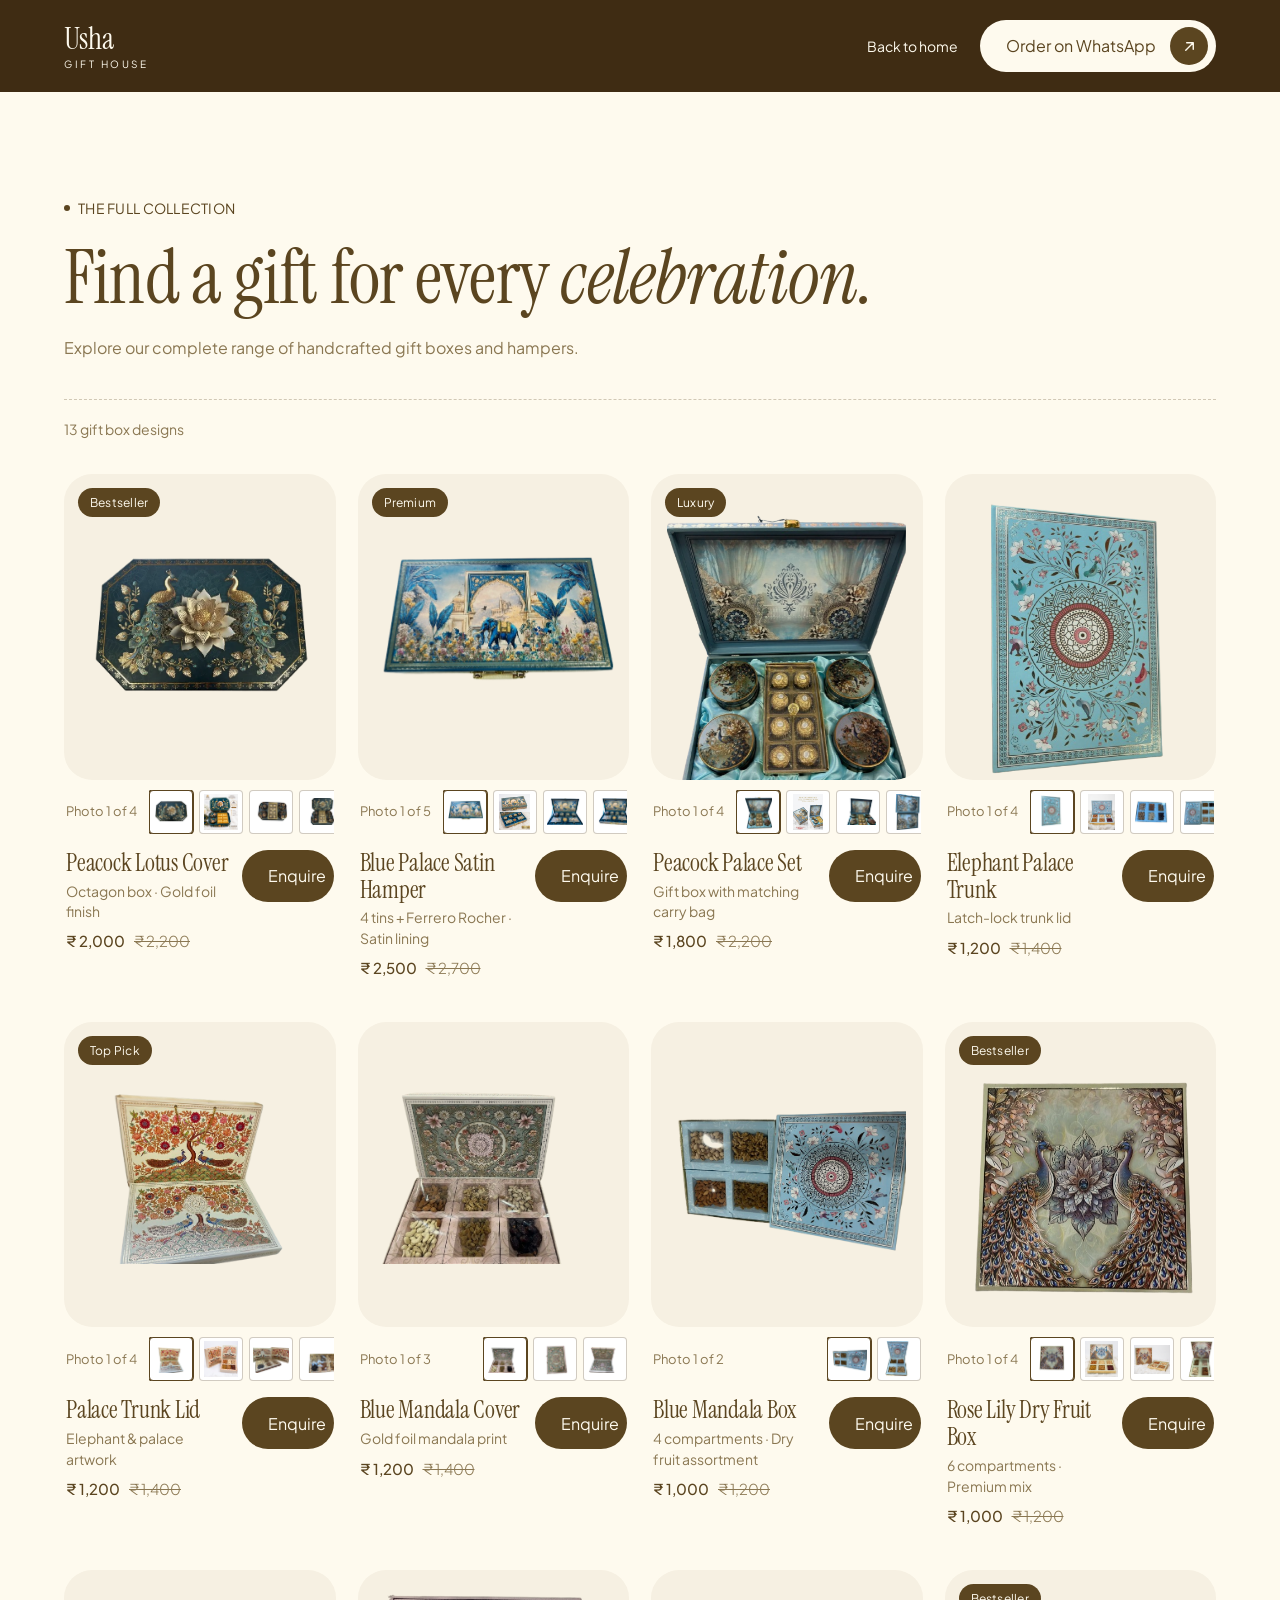
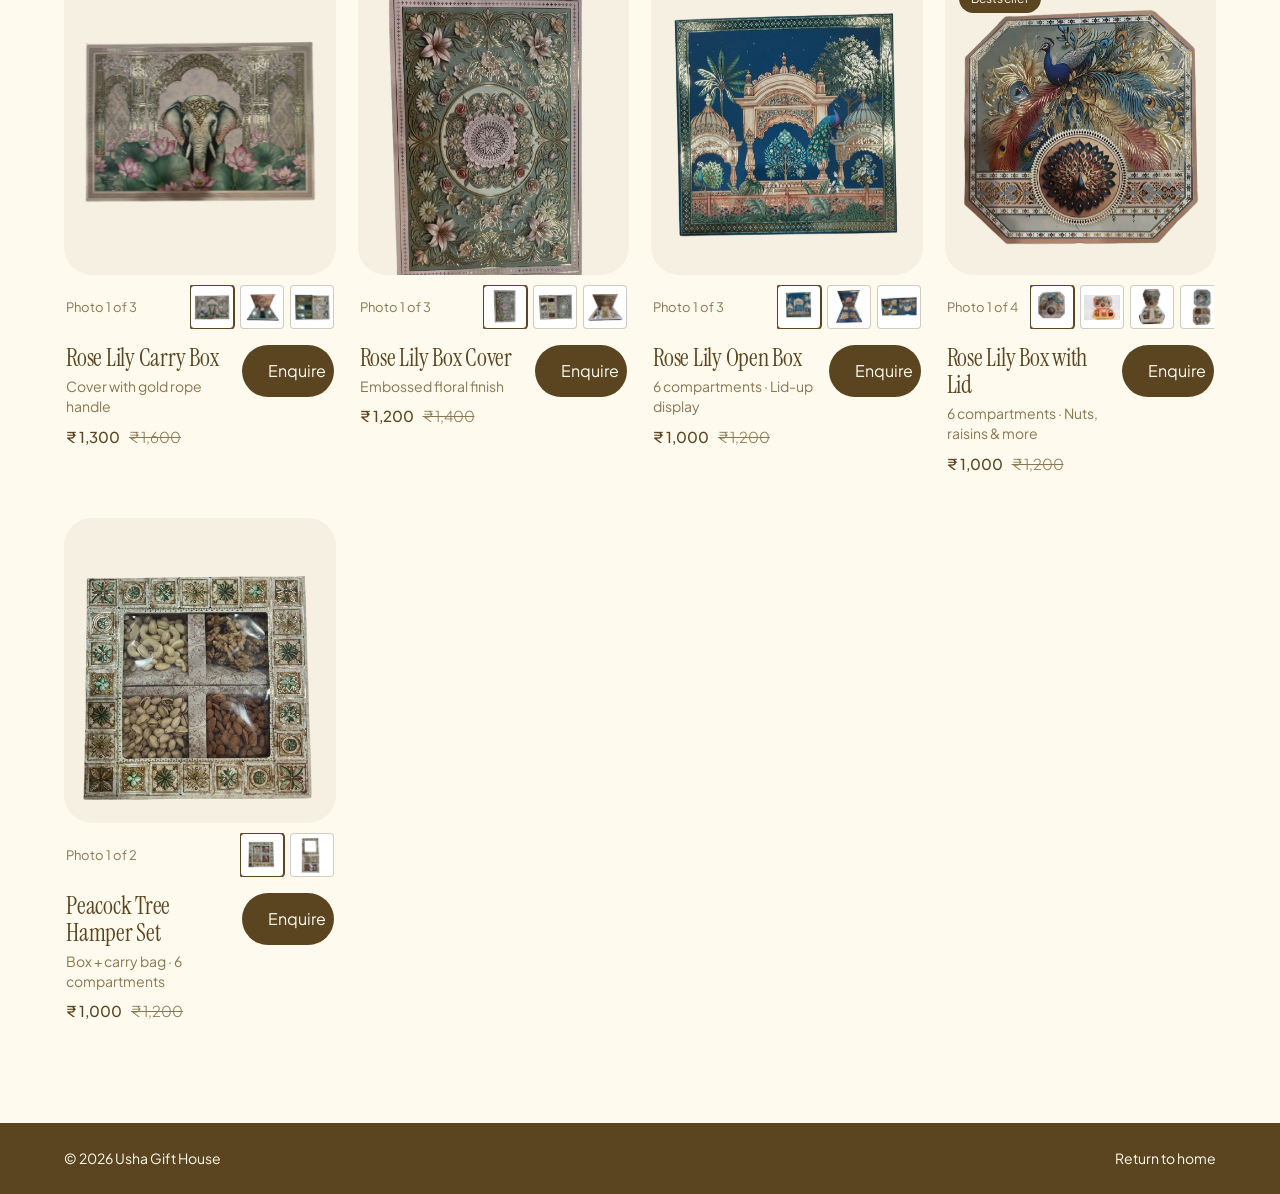
<file: collections.html>
<!DOCTYPE html>
<html lang="en">
<head>
<meta charset="utf-8">
<meta name="viewport" content="width=device-width, initial-scale=1, viewport-fit=cover">
<title>All Gift Box Designs | Usha Gift House</title>
<meta name="description" content="Explore all dry fruit gift boxes, festive hampers and premium gift designs from Usha Gift House.">
<link rel="preconnect" href="https://fonts.googleapis.com">
<link rel="preconnect" href="https://fonts.gstatic.com" crossorigin>
<link href="https://fonts.googleapis.com/css2?family=Instrument+Serif:ital@0;1&family=Plus+Jakarta+Sans:wght@300;400;500;600&display=swap" rel="stylesheet">
<link rel="stylesheet" href="style.css">
<style>
.catalog-header{background:var(--deep);color:var(--cream);padding:20px 0}
.catalog-header .wrap{display:flex;align-items:center;justify-content:space-between;gap:20px}
.catalog-brand{font-family:var(--serif);font-size:30px;line-height:1}
.catalog-brand small{display:block;font-family:var(--sans);font-size:10px;letter-spacing:.25em;margin-top:5px}
.catalog-actions{display:flex;align-items:center;gap:22px}
.catalog-back{font-size:14px}
.catalog-intro{padding-block:clamp(56px,8vw,100px) 38px}
.catalog-intro h1{max-width:850px;font-size:clamp(42px,6vw,76px)}
.catalog-intro p{margin-top:16px;color:var(--muted);font-size:16px}
.catalog-count{border-top:1px dashed var(--line);padding-top:18px;margin-bottom:34px;color:var(--muted);font-size:14px}
.catalog-grid{display:grid;grid-template-columns:repeat(4,minmax(0,1fr));gap:42px 22px;padding-bottom:100px}
.catalog-grid .gcard{min-width:0;flex:none}
.catalog-grid .gimg{aspect-ratio:4/4.5}
.catalog-grid .ginfo{gap:10px;padding-top:16px}
.catalog-grid .ginfo h3{font-size:24px;line-height:1.12}
.catalog-grid .ginfo p{font-size:14px;line-height:1.45}
.catalog-grid .wa{gap:6px}
.catalog-grid .wa a{width:34px;height:34px}
.catalog-footer{background:var(--brown);color:var(--cream);padding:24px 0;font-size:14px}
.catalog-footer .wrap{display:flex;justify-content:space-between;gap:16px;flex-wrap:wrap}
@media(max-width:1050px){.catalog-grid{grid-template-columns:repeat(3,minmax(0,1fr))}}
@media(max-width:720px){.catalog-grid{grid-template-columns:repeat(2,minmax(0,1fr));gap:30px 14px}.catalog-grid .ginfo{display:block}.catalog-grid .wa{margin-top:12px}.catalog-intro{padding-bottom:28px}}
@media(max-width:430px){.catalog-grid{grid-template-columns:1fr}.catalog-grid .ginfo{display:flex}.catalog-grid .wa{margin-top:4px}.catalog-actions .btn{display:none}}
</style>
</head>
<body>
<svg width="0" height="0" style="position:absolute" aria-hidden="true"><symbol id="arrow" viewBox="0 0 16 16"><path d="M4 12 12 4M5 4h7v7" fill="none" stroke="currentColor" stroke-width="1.5" stroke-linecap="round" stroke-linejoin="round"/></symbol></svg>
<header class="catalog-header">
  <div class="wrap">
    <a class="catalog-brand" href="index.html" aria-label="Usha Gift House home">Usha<small>GIFT HOUSE</small></a>
    <div class="catalog-actions">
      <a class="catalog-back" href="index.html#collections">Back to home</a>
      <a class="btn btn-light" data-wa href="#">Order on WhatsApp <span class="ic"><svg><use href="#arrow"/></svg></span></a>
    </div>
  </div>
</header>
<main>
  <section class="wrap catalog-intro">
    <span class="eyebrow">The full collection</span>
    <h1>Find a gift for every <em>celebration.</em></h1>
    <p>Explore our complete range of handcrafted gift boxes and hampers.</p>
  </section>
  <section class="wrap" aria-label="All gift box designs">
    <p class="catalog-count" id="catalogCount" aria-live="polite"></p>
    <div class="catalog-grid" id="catalogGrid"></div>
  </section>
</main>
<footer class="catalog-footer"><div class="wrap"><span>© 2026 Usha Gift House</span><a href="index.html">Return to home</a></div></footer>
<script>
(function(){
  var products=[
    ['Peacock Lotus Cover','a.webp','Octagon box · Gold foil finish','2,000','2,200','Bestseller','a'],
    ['Blue Palace Satin Hamper','b.png','4 tins + Ferrero Rocher · Satin lining','2,500','2,700','Premium','b'],
    ['Peacock Palace Set','c.png','Gift box with matching carry bag','1,800','2,200','Luxury','c'],
    ['Elephant Palace Trunk','d.png','Latch-lock trunk lid','1,200','1,400','','d'],
    ['Palace Trunk Lid','e.png','Elephant & palace artwork','1,200','1,400','Top Pick','e'],
    ['Blue Mandala Cover','f.png','Gold foil mandala print','1,200','1,400','','f'],
    ['Blue Mandala Box','g.png','4 compartments · Dry fruit assortment','1,000','1,200','','g'],
    ['Rose Lily Dry Fruit Box','h.png','6 compartments · Premium mix','1,000','1,200','Bestseller','h'],
    ['Rose Lily Carry Box','i.png','Cover with gold rope handle','1,300','1,600','','i'],
    ['Rose Lily Box Cover','j.png','Embossed floral finish','1,200','1,400','','j'],
    ['Rose Lily Open Box','k.png','6 compartments · Lid-up display','1,000','1,200','','k'],
    ['Rose Lily Box with Lid','l.png','6 compartments · Nuts, raisins & more','1,000','1,200','Bestseller','l'],
    ['Peacock Tree Hamper Set','m.png','Box + carry bag · 6 compartments','1,000','1,200','','m']
  ];
  var grid=document.getElementById('catalogGrid');
  var count=document.getElementById('catalogCount');
  var orderNumber='919152919136';
  document.getElementById('catalogCount').textContent=products.length+' gift box designs';
  products.forEach(function(product){
    var card=document.createElement('article');
    card.className='gcard';
    if(product[6])card.dataset.viewGroup=product[6];
    var imageBox=document.createElement('div');
    imageBox.className='gimg';
    if(product[5]){
      var badge=document.createElement('span');
      badge.className='gbadge';
      badge.textContent=product[5];
      imageBox.appendChild(badge);
    }
    if(product[1]){
      var image=document.createElement('img');
      image.src='images/'+product[1];
      image.alt=product[0]+' — '+product[2];
      image.loading='lazy';
      imageBox.appendChild(image);
    }
    var info=document.createElement('div');
    info.className='ginfo';
    var details=document.createElement('div');
    var title=document.createElement('h3');
    title.textContent=product[0];
    var description=document.createElement('p');
    description.textContent=product[2];
    var price=document.createElement('div');
    price.className='gprice';
    price.textContent='₹ '+product[3]+'  ';
    var oldPrice=document.createElement('s');
    oldPrice.textContent='₹ '+product[4];
    price.appendChild(oldPrice);
    details.append(title,description,price);
    var order=document.createElement('a');
    order.className='btn btn-dark catalog-order';
    order.textContent='Enquire';
    order.href='https://wa.me/'+orderNumber+'?text='+encodeURIComponent('Hello Usha Gift House, I am interested in: '+product[0]);
    order.target='_blank';
    order.rel='noopener';
    info.append(details,order);
    card.append(imageBox,info);
    grid.appendChild(card);
  });
  var generalOrder=document.querySelector('[data-wa]');
  generalOrder.href='https://wa.me/'+orderNumber+'?text='+encodeURIComponent('Hello Usha Gift House, I would like to order a gift box.');
  generalOrder.target='_blank';
  generalOrder.rel='noopener';
})();
</script>
<script src="product-gallery.js" defer></script>
</body>
</html>
</file>
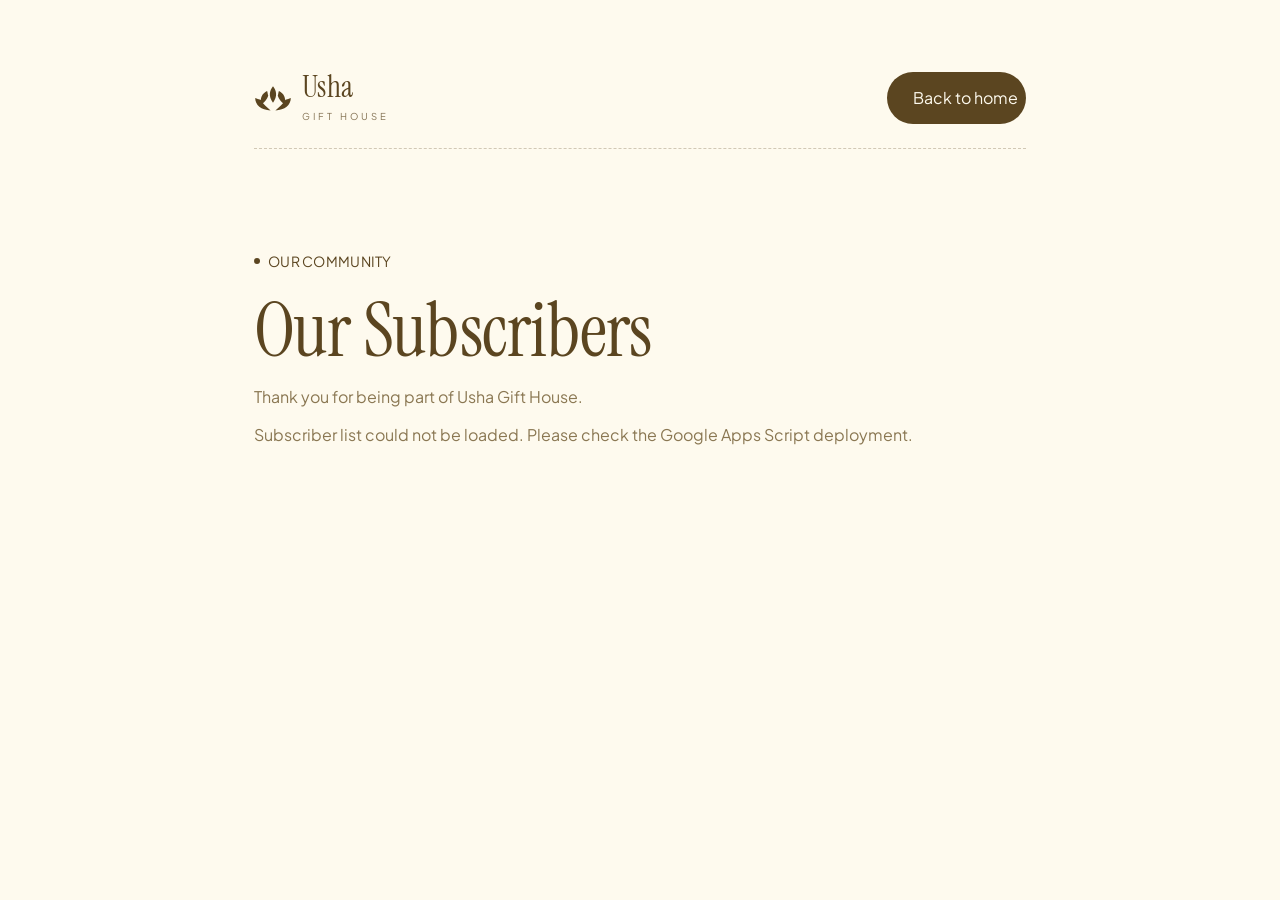
<file: subscribers.html>
<!DOCTYPE html>
<html lang="en">
<head>
  <meta charset="utf-8">
  <meta name="viewport" content="width=device-width, initial-scale=1, viewport-fit=cover">
  <title>Our Subscribers | Usha Gift House</title>
  <meta name="description" content="Meet the Usha Gift House community of subscribers.">
  <link rel="preconnect" href="https://fonts.googleapis.com">
  <link rel="preconnect" href="https://fonts.gstatic.com" crossorigin>
  <link href="https://fonts.googleapis.com/css2?family=Instrument+Serif:ital@0;1&family=Plus+Jakarta+Sans:wght@300;400;500;600&display=swap" rel="stylesheet">
  <link rel="stylesheet" href="style.css">
</head>
<body>
  <main class="subscriber-page">
    <div class="wrap">
      <header class="subscriber-page-top">
        <a class="logo" href="index.html" aria-label="Usha Gift House home">
          <svg viewBox="0 0 64 44" aria-hidden="true"><path fill="currentColor" d="M32 2C26 10 24 18 32 30c8-12 6-20 0-28ZM22 10c-8 4-13 12-9 22 5-3 9-8 11-14-1-3-1-6-2-8Zm20 0c-1 2-1 5-2 8 2 6 6 11 11 14 4-10-1-18-9-22ZM2 22c0 12 10 20 26 21C22 38 15 32 11 25 8 24 5 23 2 22Zm60 0c-3 1-6 2-9 3-4 7-11 13-17 18 16-1 26-9 26-21Z"/></svg>
          <div><span>Usha</span><small>GIFT HOUSE</small></div>
        </a>
        <a class="btn btn-dark" href="index.html">Back to home</a>
      </header>
      <section class="subscriber-page-main" aria-labelledby="subscriberHeading">
        <span class="eyebrow">Our community</span>
        <h1 id="subscriberHeading">Our Subscribers</h1>
        <p>Thank you for being part of Usha Gift House.</p>
        <p class="subscriber-status" id="subscriberStatus" role="status" aria-live="polite">Loading subscribers...</p>
        <ul class="subscriber-list" id="subscriberList" aria-label="Subscriber names"></ul>
      </section>
    </div>
  </main>
  <script src="subscribers.js" defer></script>
</body>
</html>
</file>
<file: style.css>
:root{
  --cream:#FEFAEE; --ivory:#F6F0E2; --beige:#D8C7A7; --brown:#5B4520; --deep:#3F2C13; --white:#fff;
  --ink:#5B4520; --muted:#8a7752; --line:rgba(91,69,32,.28);
  --serif:'Instrument Serif','Cormorant Garamond',Georgia,serif;
  --sans:'Plus Jakarta Sans',Inter,system-ui,sans-serif;
  --r:28px; --wrap:1280px; --pad:clamp(20px,5vw,104px);
  --bg:var(--cream); --fg:var(--ink);
}
@media (prefers-color-scheme:dark){ :root:not([data-theme="light"]){ color-scheme:light } }
*{box-sizing:border-box;margin:0;padding:0}
html{scroll-behavior:smooth;scroll-padding-top:84px}
body{font-family:var(--sans);background:var(--cream);color:var(--ink);line-height:1.6;-webkit-font-smoothing:antialiased;overflow-x:hidden}
img{max-width:100%;display:block}
a{color:inherit;text-decoration:none}
button{font:inherit;color:inherit;background:none;border:0;cursor:pointer}
:focus-visible{outline:2px solid var(--beige);outline-offset:3px}
.wrap{max-width:calc(var(--wrap) + var(--pad)*2);margin:0 auto;padding-inline:var(--pad)}
h1,h2,h3{font-family:var(--serif);font-weight:400;line-height:1.08;letter-spacing:-.01em}
h1{font-size:clamp(46px,7vw,104px)}
h2{font-size:clamp(34px,4.6vw,64px)}
em{font-style:italic}
.eyebrow{display:inline-flex;align-items:center;gap:8px;font-size:14px;text-transform:uppercase;letter-spacing:.02em;margin-bottom:18px}
.eyebrow::before{content:"";width:6px;height:6px;border-radius:50%;background:currentColor}
.center{text-align:center}
section{position:relative}
.sec{padding-block:clamp(64px,9vw,128px)}

/* Buttons */
.btn{display:inline-flex;align-items:center;gap:14px;height:52px;padding:0 8px 0 26px;border-radius:999px;font-size:16px;font-weight:400;transition:background .35s,color .35s,border-color .35s,transform .35s;white-space:nowrap}
.btn .ic{width:38px;height:38px;border-radius:50%;display:grid;place-items:center;transition:transform .4s cubic-bezier(.2,.7,.2,1)}
.btn .ic svg{width:15px;height:15px}
.btn:hover .ic{transform:rotate(45deg)}
.btn-dark{background:var(--brown);color:var(--cream)}
.btn-dark .ic{background:var(--cream);color:var(--brown)}
.btn-dark:hover{background:var(--deep)}
.btn-light{background:var(--cream);color:var(--brown)}
.btn-light .ic{background:var(--brown);color:var(--cream)}
.btn-light:hover{background:#fff}
.btn-outline{padding:0 26px;border:1px solid rgba(254,250,238,.7);color:var(--cream)}
.btn-outline:hover{background:var(--cream);color:var(--brown)}
.btn-outline.dk{border-color:var(--brown);color:var(--brown)}
.btn-outline.dk:hover{background:var(--brown);color:var(--cream)}
.btn-plain{padding:0 28px;justify-content:center}

/* Header */
.hdr{position:fixed;inset:0 0 auto 0;z-index:50;transition:background .4s,padding .4s,transform .4s;padding:22px 0;padding-top:calc(22px + env(safe-area-inset-top,0px))}
.hdr.solid{background:rgba(63,44,19,.96);padding-block:12px;padding-top:calc(12px + env(safe-area-inset-top,0px));backdrop-filter:blur(8px)}
.hdr .wrap{display:flex;align-items:center;justify-content:space-between;gap:24px}
.logo{display:flex;align-items:center;gap:10px;color:var(--cream)}
.logo svg{width:38px;height:auto}
.logo span{font-family:var(--serif);font-size:30px;line-height:1;letter-spacing:.01em;white-space:nowrap}
.logo small{display:block;font-family:var(--sans);font-size:9.5px;letter-spacing:.32em;margin-top:5px;opacity:.75}
.nav{display:flex;gap:34px;color:var(--cream);font-size:15px}
.nav a{position:relative;padding:4px 0}
.nav a::after{content:"";position:absolute;left:0;bottom:0;height:1px;width:100%;background:currentColor;transform:scaleX(0);transform-origin:right;transition:transform .4s}
.nav a:hover::after,.nav a.on::after{transform:scaleX(1);transform-origin:left}
.hdr .btn{height:46px}
.hdr .btn .ic{width:32px;height:32px}
.burger{display:none;width:44px;height:44px;border:1px solid rgba(254,250,238,.5);border-radius:50%;color:var(--cream);place-items:center}
.burger span{display:block;width:18px;height:1.5px;background:currentColor;position:relative;transition:.3s}
.burger span::before,.burger span::after{content:"";position:absolute;left:0;width:18px;height:1.5px;background:currentColor;transition:.3s}
.burger span::before{top:-6px}.burger span::after{top:6px}
.burger[aria-expanded="true"] span{background:transparent}
.burger[aria-expanded="true"] span::before{top:0;transform:rotate(45deg)}
.burger[aria-expanded="true"] span::after{top:0;transform:rotate(-45deg)}
.mmenu{position:fixed;inset:0;z-index:40;background:var(--deep);color:var(--cream);display:flex;flex-direction:column;justify-content:center;gap:6px;padding:100px var(--pad) 40px;opacity:0;visibility:hidden;transform:translateY(-12px);transition:.45s cubic-bezier(.2,.7,.2,1)}
.mmenu.open{opacity:1;visibility:visible;transform:none}
.mmenu a.l{font-family:var(--serif);font-size:44px;line-height:1.25;border-bottom:1px solid rgba(254,250,238,.15);padding:6px 0}
.mmenu .btn{margin-top:28px;align-self:flex-start}

/* Hero */
.hero{background:var(--deep);color:var(--cream);min-height:100svh;display:flex;align-items:center;padding:130px 0 70px;overflow:hidden}
.hero .wrap{display:grid;grid-template-columns:1.05fr .95fr;gap:clamp(30px,5vw,80px);align-items:center;width:100%}
.hero .eyebrow{color:var(--beige)}
.hero h1{margin-bottom:26px}
.hero h1 .ln{display:block;overflow:hidden;padding-bottom:.08em}
.hero h1 .ln>span{display:block;transform:translateY(105%);animation:up 1.1s cubic-bezier(.2,.7,.2,1) forwards}
.hero h1 .ln:nth-child(2)>span{animation-delay:.14s}
.hero p.lead{max-width:520px;font-size:17px;color:rgba(254,250,238,.82);margin-bottom:38px;opacity:0;animation:fade 1s .5s forwards}
.hero .cta{display:flex;flex-wrap:wrap;gap:14px;opacity:0;animation:fade 1s .7s forwards}
.hero .eyebrow{opacity:0;animation:fade 1s .1s forwards}
@keyframes up{to{transform:none}}
@keyframes fade{to{opacity:1}}
.hero-art{position:relative;opacity:0;animation:fade 1.4s .3s forwards}
.hero-panel{background:var(--ivory);border:3px solid #8E6F3D;border-radius:36px;aspect-ratio:1/1.02;display:grid;place-items:center;padding:6%;overflow:hidden;box-shadow:0 14px 30px rgba(63,44,19,.16);transition:transform .5s cubic-bezier(.2,.7,.2,1),box-shadow .5s cubic-bezier(.2,.7,.2,1)}
.hero-panel:hover{transform:translateY(-8px);box-shadow:0 24px 38px rgba(63,44,19,.22)}
.hero-panel img{width:100%;max-height:calc(100% - 4px);padding:8px;border:2px solid rgba(91,69,32,.55);border-radius:8px;background:var(--cream);object-fit:contain;rotate:-.5deg;translate:0 -12px;will-change:transform}
.hero-tag{position:absolute;left:-22px;bottom:34px;background:var(--cream);color:var(--brown);border-radius:20px;padding:14px 20px;display:flex;align-items:center;gap:12px;font-size:14px;line-height:1.3}
.hero-tag b{font-family:var(--serif);font-weight:400;font-size:32px;line-height:1}

/* Marquee */
.trust{padding:38px 0 46px;border-bottom:0}
.trust p{text-align:center;font-size:17px;margin-bottom:26px}
.mq{overflow:hidden;-webkit-mask:linear-gradient(90deg,transparent,#000 8%,#000 92%,transparent);mask:linear-gradient(90deg,transparent,#000 8%,#000 92%,transparent)}
.mq-track{display:flex;width:max-content;animation:mq 40s linear infinite}
.mq:hover .mq-track{animation-play-state:paused}
.mq-track>div{display:flex;flex-shrink:0}
.mq-item{display:flex;align-items:center;gap:12px;padding:0 44px;color:#b3a48a;font-weight:600;font-size:22px;white-space:nowrap}
.mq-item svg{width:30px;height:30px}
@keyframes mq{to{transform:translateX(-50%)}}
.divider{border:0;border-top:1px dashed var(--line);max-width:calc(var(--wrap));margin:0 auto}

/* Collections */
.col-head{display:flex;justify-content:space-between;align-items:flex-end;gap:24px;margin-bottom:44px;flex-wrap:wrap}
.collection-grid{display:grid;grid-template-columns:repeat(4,minmax(0,1fr));gap:24px}
.collection-tools{display:flex;align-items:center;gap:10px}
.collection-grid{display:flex;align-items:flex-start;gap:12px;height:min(535px,72vh);overflow-x:auto;overflow-y:hidden;scroll-snap-type:x mandatory;scrollbar-width:thin;scrollbar-color:var(--beige) transparent;padding:0 2px 12px}
.collection-grid::-webkit-scrollbar{height:8px}
.collection-grid::-webkit-scrollbar-thumb{background:var(--beige);border-radius:4px}
.collection-product{position:relative;isolation:isolate;flex:0 0 280px;min-width:0;height:min(400px,54vh);overflow:hidden;scroll-snap-align:start;border-radius:var(--r);background:var(--beige);color:#fff;cursor:pointer;transition:flex-basis .55s cubic-bezier(.2,.7,.2,1),height .55s cubic-bezier(.2,.7,.2,1)}
.collection-product:hover,.collection-product:focus-visible,.collection-product.on{flex-basis:405px;height:min(525px,72vh)}
.collection-product>img{position:absolute;inset:0;width:100%;height:100%;object-fit:contain;padding:10% 8% 28%;transition:transform .6s cubic-bezier(.2,.7,.2,1)}
.collection-product::after{content:"";position:absolute;inset:35% 0 0;z-index:1;background:linear-gradient(to bottom,transparent,rgba(63,44,19,.88) 48%,rgba(63,44,19,.96))}
.collection-copy{position:absolute;z-index:2;left:0;right:0;bottom:0;padding:22px}
.collection-copy h3{font-size:27px;line-height:1.1}
.collection-copy p{max-height:0;overflow:hidden;opacity:0;font-size:14px;line-height:1.5;color:rgba(255,255,255,.9);margin-top:0;transition:max-height .45s,opacity .3s,margin .3s}
.collection-product:hover .collection-copy p,.collection-product:focus-visible .collection-copy p,.collection-product.on .collection-copy p{max-height:90px;opacity:1;margin-top:9px}
.collection-product:hover>img,.collection-product:focus-visible>img,.collection-product.on>img{transform:scale(1.03)}
.collection-copy .includes{color:#fff;padding-top:9px;border-top:1px solid rgba(255,255,255,.45)}
.collection-copy .includes b{font-weight:600}

/* About */
.about .wrap{display:grid;grid-template-columns:.9fr 1fr;gap:clamp(30px,5vw,60px);align-items:start}
.about-img{border-radius:var(--r);background:var(--ivory);overflow:hidden;aspect-ratio:1/1.12;padding:20px;display:grid;place-items:center}
.about-img img{width:100%;height:100%;object-fit:contain;padding:8px;border:2px solid rgba(91,69,32,.55);border-radius:8px;background:var(--cream);mix-blend-mode:multiply;transition:transform 1.4s cubic-bezier(.2,.7,.2,1)}
.about-img:hover img{transform:scale(1.02)}
.about h2{font-size:clamp(28px,3.4vw,48px);line-height:1.32;margin:6px 0 34px}
.stats{display:flex;flex-wrap:wrap;gap:34px 56px;margin-top:68px}
.stat b{display:block;font-family:var(--serif);font-weight:400;font-size:clamp(52px,6vw,84px);line-height:1}
.stat span{display:block;font-size:16px;margin-top:10px;max-width:160px;line-height:1.4}

/* Process */
.dark{background:var(--brown);color:var(--cream)}
.process h2{margin-bottom:76px}
.steps{max-width:960px;margin:0 auto;display:flex;flex-direction:column;gap:70px;position:relative}
.step{display:grid;grid-template-columns:375px 52px 1fr;gap:0 30px;align-items:start;position:relative}
.step-img{aspect-ratio:375/218;border-radius:28px;overflow:hidden;background:var(--ivory);display:grid;place-items:center}
.step-img img{width:100%;height:100%;object-fit:contain;padding:5%;mix-blend-mode:multiply}
.step-num{position:relative;width:52px;height:52px;border-radius:50%;background:rgba(254,250,238,.45);display:grid;place-items:center;z-index:2}
.step-num i{width:34px;height:34px;border-radius:50%;background:var(--cream);color:var(--brown);display:grid;place-items:center;font-style:normal;font-size:16px}
.step:not(:last-child) .step-num::after{content:"";position:absolute;top:52px;left:50%;width:2px;height:calc(100% + 380px);height:calc(218px + 70px - 52px + 0px);background:var(--cream);transform:translateX(-50%) scaleY(0);transform-origin:top;transition:transform 1.1s .3s cubic-bezier(.2,.7,.2,1)}
.step.in .step-num::after{transform:translateX(-50%) scaleY(1)}
.step h3{font-size:32px;margin-bottom:12px;padding-top:4px}
.step p{font-size:17px;max-width:380px;color:rgba(254,250,238,.9)}

/* Gallery carousel (replaces therapists) */
.gal-head{display:flex;justify-content:space-between;align-items:flex-end;gap:24px;margin-bottom:48px;flex-wrap:wrap}
.gal-head h2{max-width:780px}
.gal-tools{display:flex;gap:12px;align-items:center}
.arrow{width:52px;height:52px;border-radius:50%;border:1px solid var(--brown);display:grid;place-items:center;transition:.3s}
.arrow:hover{background:var(--brown);color:var(--cream)}
.arrow svg{width:18px}
.rail{display:flex;gap:26px;overflow-x:auto;scroll-snap-type:x mandatory;scroll-padding-inline:var(--pad);padding:0 var(--pad) 12px;scrollbar-width:none;cursor:grab;-webkit-overflow-scrolling:touch}
.rail::-webkit-scrollbar{display:none}
.rail.drag{cursor:grabbing;scroll-snap-type:none;scroll-behavior:auto}
.gcard{flex:0 0 clamp(260px,29vw,437px);scroll-snap-align:start}
.gimg{aspect-ratio:437/500;border-radius:var(--r);background:var(--ivory);overflow:hidden;display:grid;place-items:center;position:relative}
.gimg img{width:100%;height:100%;object-fit:contain;padding:6%;mix-blend-mode:multiply;transition:transform .9s cubic-bezier(.2,.7,.2,1);user-select:none;-webkit-user-drag:none}
.gcard:hover .gimg img{transform:scale(1.06)}
.product-views{display:flex;align-items:center;justify-content:space-between;gap:12px;padding:10px 2px 0}
.view-count{font-size:13px;color:var(--muted);white-space:nowrap}
.view-thumbnails{display:flex;gap:6px;overflow-x:auto;scrollbar-width:none}
.view-thumbnails::-webkit-scrollbar{display:none}
.view-thumb{width:44px;height:44px;flex:0 0 44px;padding:3px;border:1px solid var(--line);border-radius:4px;background:#fff;overflow:hidden}
.view-thumb[aria-pressed="true"]{border-color:var(--brown);box-shadow:0 0 0 1px var(--brown)}
.view-thumb img{width:100%;height:100%;object-fit:contain}
.gbadge{position:absolute;left:14px;top:14px;background:var(--brown);color:var(--cream);font-size:12px;padding:5px 12px;border-radius:99px;letter-spacing:.02em}
.ginfo{display:flex;justify-content:space-between;align-items:flex-start;gap:14px;padding:22px 2px 0}
.ginfo h3{font-size:28px}
.ginfo p{font-size:15px;color:var(--muted);margin-top:4px}
.gprice{font-size:15px;margin-top:8px;font-weight:500}
.gprice s{color:var(--muted);font-weight:300;margin-left:6px}
.wa{flex:0 0 auto;display:flex;gap:8px;margin-top:4px}
.wa a{width:36px;height:36px;border-radius:50%;border:1px solid var(--brown);display:grid;place-items:center;transition:.3s}
.wa a:hover{background:var(--brown);color:var(--cream)}
.wa svg{width:16px;height:16px}

/* Testimonials */
.testi h2{margin-bottom:64px}
.tgrid{display:grid;grid-template-columns:repeat(3,1fr);gap:24px;align-items:start}
.tc{border-radius:28px;padding:30px;background:#fff;color:var(--brown);display:flex;flex-direction:column;min-height:330px;transition:transform .5s cubic-bezier(.2,.7,.2,1)}
.tc:hover{transform:translateY(-6px)}
.tc.b{background:#F1EBE3}
.tc.b:nth-child(5){background:#EDE6DA}
.tc.b:nth-child(6){background:#E8DFD2}
.stars{display:flex;align-items:center;gap:4px;margin-bottom:22px;font-size:14px}
.stars svg{width:22px;height:22px;fill:var(--brown)}
.stars span{margin-left:10px}
.tc blockquote{font-size:16.5px;line-height:1.6;flex:1}
.tc hr{border:0;border-top:1px dashed var(--line);margin:26px 0}
.who{display:flex;align-items:center;gap:14px}
.av{width:56px;height:56px;border-radius:50%;background:var(--beige);display:grid;place-items:center;font-family:var(--serif);font-size:24px;flex:0 0 auto}
.who b{display:block;font-family:var(--serif);font-weight:400;font-size:24px;line-height:1.1}
.who span{font-size:14px;color:var(--muted)}
.review-form-section{border-bottom:1px dashed var(--line)}
.review-form-wrap{display:grid;grid-template-columns:.8fr 1fr;gap:clamp(32px,7vw,100px);align-items:start}
.review-form-wrap h2{max-width:480px}
.review-form-wrap>div>p{margin-top:16px;color:var(--muted)}
.review-form{display:grid;gap:10px}
.review-form label{font-size:14px;font-weight:500;margin-top:8px}
.review-form input,.review-form select,.review-form textarea{width:100%;border:1px solid var(--line);border-radius:8px;background:#fff;color:var(--ink);padding:13px 15px;font:inherit}
.review-form textarea{resize:vertical;min-height:120px}
.review-form .btn{justify-self:start;margin-top:10px}
.review-form-status{min-height:24px;color:var(--muted);font-size:14px}

/* Announcement */
.ann{background:var(--brown);color:var(--cream);overflow:hidden;padding:26px 0}
.ann-track{display:flex;width:max-content;animation:mq 30s linear infinite}
.ann-track>div{display:flex;align-items:center;flex-shrink:0}
.ann-track span{font-family:var(--serif);font-size:clamp(28px,3vw,40px);text-transform:uppercase;white-space:nowrap;padding:0 36px}
.ann-track svg{width:22px;height:22px;fill:var(--cream);flex:0 0 auto}

/* FAQ */
.faq .wrap{display:grid;grid-template-columns:.75fr 1fr;gap:clamp(30px,5vw,70px);align-items:start}
.faq h2{max-width:420px}
.acc{display:flex;flex-direction:column;gap:14px}
.qi{border:1px dashed var(--line);border-radius:26px;transition:background .4s,border-color .4s}
.qi.open{background:#fff}
.qi button{width:100%;display:flex;justify-content:space-between;align-items:center;gap:20px;text-align:left;padding:24px 26px;font-family:var(--serif);font-size:clamp(20px,1.9vw,25px);line-height:1.25}
.qi .pm{position:relative;width:20px;height:20px;flex:0 0 auto;transition:transform .45s}
.qi .pm::before,.qi .pm::after{content:"";position:absolute;left:0;top:50%;width:100%;height:1.5px;background:var(--brown);transition:transform .45s}
.qi .pm::after{transform:rotate(90deg)}
.qi.open .pm{transform:rotate(45deg)}
.qa{display:grid;grid-template-rows:0fr;transition:grid-template-rows .5s cubic-bezier(.2,.7,.2,1)}
.qi.open .qa{grid-template-rows:1fr}
.qa>div{overflow:hidden}
.qa p{padding:0 26px 26px;color:var(--muted);font-size:16px;max-width:620px}

/* Final CTA */
.fcta{padding:clamp(70px,10vw,150px) 0;background:var(--ctabg) center/cover no-repeat var(--beige);background-blend-mode:multiply;position:relative;isolation:isolate}
.fcta-card{max-width:800px;margin:0 auto;background:#fff;border-radius:34px;padding:clamp(40px,7vw,90px) clamp(24px,6vw,80px);text-align:center;border:1px solid rgba(91,69,32,.1)}
.fcta-card h2{margin-bottom:34px;max-width:620px;margin-inline:auto}
.fcta-card .row{display:flex;flex-wrap:wrap;gap:12px;justify-content:center}

/* Footer */
.subscriber-page{min-height:100vh;padding:clamp(28px,6vw,72px) 0}
.subscriber-page .wrap{max-width:900px}
.subscriber-page-top{display:flex;justify-content:space-between;align-items:center;gap:24px;border-bottom:1px dashed var(--line);padding-bottom:24px}
.subscriber-page-top .logo{color:var(--brown)}
.subscriber-page-main{padding-top:clamp(48px,8vw,96px)}
.subscriber-page-main h1{font-size:clamp(42px,7vw,76px)}
.subscriber-page-main>p{margin-top:12px;color:var(--muted)}
.subscriber-status{margin-top:36px;color:var(--muted)}
.subscriber-list{display:grid;grid-template-columns:repeat(3,minmax(0,1fr));gap:12px;list-style:none;margin-top:24px}
.subscriber-list li{padding:16px 18px;border:1px solid var(--line);border-radius:8px;background:var(--ivory);overflow-wrap:anywhere}
.foot{background:var(--brown);color:var(--cream);font-size:16px}
.foot .top{display:grid;grid-template-columns:1fr 1fr;border-bottom:1px dashed rgba(254,250,238,.35);border-top:1px dashed rgba(254,250,238,.35)}
.foot .top>div{padding:34px 0}
.foot .top .r{padding-left:22px;border-left:1px dashed rgba(254,250,238,.35)}
.foot .logo span{font-size:40px}.foot .logo svg{width:48px}
.nl{display:grid;grid-template-columns:minmax(110px,.7fr) minmax(180px,1.3fr) auto auto;gap:10px;align-items:center}
.nl input{width:100%;min-width:0;height:48px;border-radius:99px;border:1px solid rgba(254,250,238,.45);background:transparent;color:var(--cream);padding:0 18px;font:inherit;font-size:15px}
.nl input::placeholder{color:rgba(254,250,238,.8)}
.nl button{height:42px;padding:0 17px;border-radius:99px;background:#fff;color:var(--brown);font-size:14px;transition:.3s;white-space:nowrap}
.nl button:hover{background:var(--beige)}
.nl-subscribers{height:42px;padding:0 14px;border:1px solid rgba(254,250,238,.55);border-radius:99px;display:inline-flex;align-items:center;justify-content:center;color:var(--cream);font-size:14px;white-space:nowrap;transition:background .3s,color .3s}
.nl-subscribers:hover{background:var(--cream);color:var(--brown)}
.nl-msg{font-size:14px;margin-top:10px;min-height:20px;color:var(--beige)}
.foot .cols{display:grid;grid-template-columns:1.5fr 1fr;padding:54px 0 60px}
.foot .lcols{display:grid;grid-template-columns:repeat(3,1fr);gap:24px;padding-right:30px}
.foot .rcols{display:grid;grid-template-columns:1fr 1fr;gap:44px 30px;padding-left:22px;border-left:1px dashed rgba(254,250,238,.35)}
.foot h4{font-family:var(--serif);font-weight:400;font-size:18px;text-transform:uppercase;margin-bottom:22px;letter-spacing:.01em}
.foot li{list-style:none;margin-bottom:14px}
.foot li a{transition:opacity .3s}
.foot li a:hover{opacity:.6}
.foot address{font-style:normal;line-height:1.6}
.foot .bar{display:flex;justify-content:space-between;gap:16px;flex-wrap:wrap;border-top:1px dashed rgba(254,250,238,.35);padding:22px 0 26px;font-size:15px}

/* reveal */
.rv{opacity:0;transform:translateY(26px);transition:opacity 1s cubic-bezier(.2,.7,.2,1),transform 1s cubic-bezier(.2,.7,.2,1)}
.rv.in{opacity:1;transform:none}
.about-img.rv{transition:opacity 1s cubic-bezier(.2,.7,.2,1),transform .5s cubic-bezier(.2,.7,.2,1),box-shadow .5s cubic-bezier(.2,.7,.2,1)}
.about-img.rv.in{box-shadow:0 14px 30px rgba(63,44,19,.16)}
.about-img.rv.in:hover{transform:translateY(-8px);box-shadow:0 24px 38px rgba(63,44,19,.22)}
.rv.d1{transition-delay:.1s}.rv.d2{transition-delay:.2s}.rv.d3{transition-delay:.3s}

/* Tablet */
@media (max-width:1100px){
  .nav{gap:22px;font-size:14px}
  .step{grid-template-columns:300px 52px 1fr}
  .tgrid{grid-template-columns:repeat(2,1fr)}
  .foot .cols{grid-template-columns:1fr}
  .foot .rcols{border-left:0;padding-left:0;margin-top:40px}
  .foot .lcols{padding-right:0}
}
@media (max-width:900px){
  .nav,.hdr .btn{display:none}
  .burger{display:grid}
  .hero .wrap{grid-template-columns:1fr}
  .hero{padding-top:120px}
  .hero-art{max-width:560px}
  .hero-tag{left:12px}
  .collection-product{flex-basis:240px;height:min(390px,54vh)}
  .collection-product:hover,.collection-product:focus-visible,.collection-product.on{flex-basis:320px;height:min(500px,72vh)}
  .about .wrap,.faq .wrap{grid-template-columns:1fr}
  .review-form-wrap{grid-template-columns:1fr;gap:28px}
  .about-img{max-width:560px}
  .step{grid-template-columns:52px 1fr;gap:0 18px}
  .step-img{grid-column:1/-1;grid-row:2;margin-top:22px;max-width:520px}
  .step-num{grid-row:1;grid-column:1}
  .step .tx{grid-row:1;grid-column:2}
  .step:not(:last-child) .step-num::after{display:none}
  .steps{gap:56px}
  .foot .top{grid-template-columns:1fr}
  .foot .top .r{border-left:0;padding-left:0;border-top:1px dashed rgba(254,250,238,.35)}
}
@media (max-width:640px){
  .tgrid{display:flex;overflow-x:auto;scroll-snap-type:x mandatory;gap:14px;margin-inline:calc(var(--pad)*-1);padding:0 var(--pad) 10px;scrollbar-width:none}
  .tgrid::-webkit-scrollbar{display:none}
  .tc{flex:0 0 84%;scroll-snap-align:center;min-height:0}
  .collection-product{flex-basis:78vw;height:min(390px,58vh)}
  .collection-product:hover,.collection-product:focus-visible,.collection-product.on{flex-basis:86vw;height:min(480px,72vh)}
  .collection-copy{padding:18px}
  .collection-copy h3{font-size:24px}
  .hero .cta .btn{width:100%;justify-content:space-between}
  .hero .cta .btn-outline{justify-content:center}
  .stats{gap:28px 34px}
  .foot .lcols{grid-template-columns:1fr 1fr}
  .foot .rcols{grid-template-columns:1fr 1fr;gap:34px 20px}
  .nl{grid-template-columns:1fr}
  .nl button,.nl-subscribers{justify-self:end}
  .subscriber-list{grid-template-columns:repeat(2,minmax(0,1fr))}
  .fcta-card .row .btn{width:100%;justify-content:center}
  .gal-tools{display:none}
  .mq-item{font-size:18px;padding:0 28px}
}
@media (prefers-reduced-motion:reduce){
  html{scroll-behavior:auto}
  *,*::before,*::after{animation-duration:.001s!important;animation-iteration-count:1!important;transition-duration:.001s!important}
  .rv,.hero h1 .ln>span,.hero p.lead,.hero .cta,.hero .eyebrow,.hero-art{opacity:1;transform:none}
}
</file>
